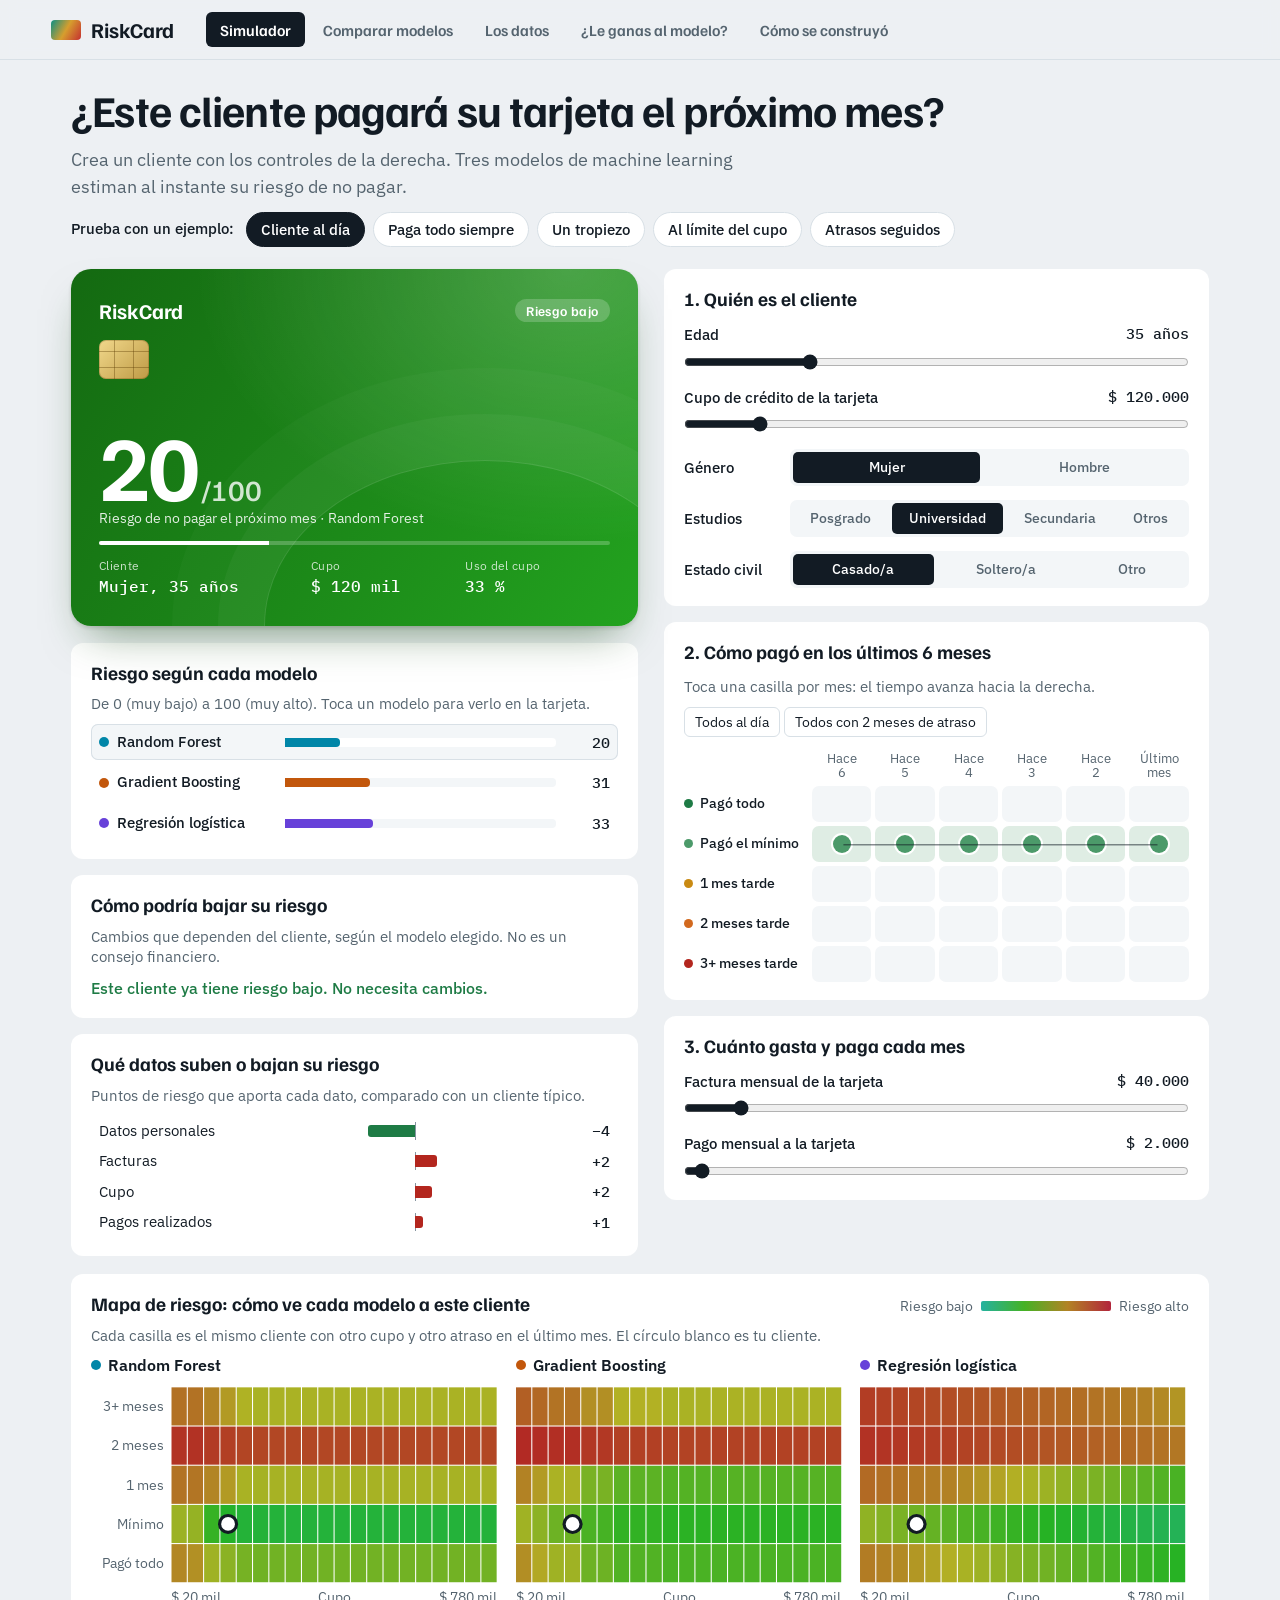
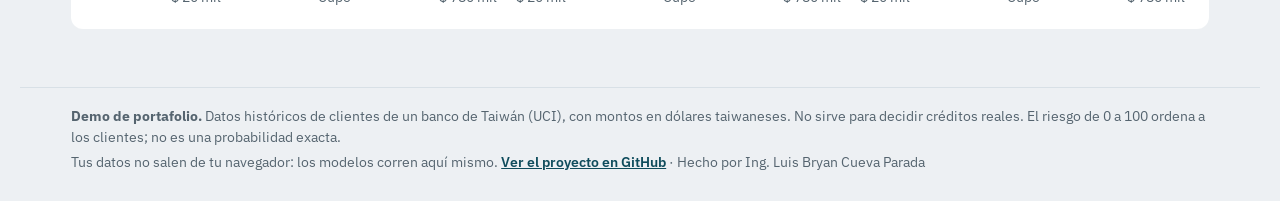
<file: index.html>
<!doctype html>
<html lang="es">
<head>
<meta charset="utf-8">
<meta name="viewport" content="width=device-width, initial-scale=1">
<title>RiskCard</title>
<meta name="description" content="Crea un cliente de tarjeta de crédito y mira cómo tres modelos de machine learning estiman su riesgo de no pagar el próximo mes.">
<link rel="preconnect" href="https://fonts.googleapis.com">
<link rel="preconnect" href="https://fonts.gstatic.com" crossorigin>
<link rel="stylesheet" href="https://fonts.googleapis.com/css2?family=Familjen+Grotesk:wght@500;600;700&family=IBM+Plex+Mono:wght@400;500&family=IBM+Plex+Sans:wght@400;500;600&display=swap">
<link rel="stylesheet" href="styles.css">
</head>
<body>
<header class="top">
  <div class="brand"><span class="mark" aria-hidden="true"></span>RiskCard</div>
  <nav class="tabs" role="tablist" aria-label="Secciones">
    <button role="tab" id="tab-simulador" aria-controls="simulador" aria-selected="true">Simulador</button>
    <button role="tab" id="tab-modelos" aria-controls="modelos" aria-selected="false">Comparar modelos</button>
    <button role="tab" id="tab-datos" aria-controls="datos" aria-selected="false">Los datos</button>
    <button role="tab" id="tab-reto" aria-controls="reto" aria-selected="false">¿Le ganas al modelo?</button>
    <button role="tab" id="tab-proyecto" aria-controls="proyecto" aria-selected="false">Cómo se construyó</button>
  </nav>
</header>

<main>
  <section id="simulador" class="view" role="tabpanel" aria-labelledby="tab-simulador">
    <div class="intro">
      <h1>¿Este cliente pagará su tarjeta el próximo mes?</h1>
      <p class="lede">Crea un cliente con los controles de la derecha. Tres modelos de machine learning estiman al instante su riesgo de no pagar.</p>
      <div class="preset-row"><span>Prueba con un ejemplo:</span><div class="presets" id="presets" aria-label="Clientes de ejemplo"></div></div>
    </div>
    <div class="sim">
      <div class="result">
        <div class="stage" id="stage">
          <article class="card" id="card" aria-live="polite">
            <div class="card-top"><span class="card-brand">RiskCard</span><span class="card-band" id="cardBand">-</span></div>
            <div class="chip" aria-hidden="true"></div>
            <div class="card-score"><span id="cardScore">--</span><small>/100</small></div>
            <div class="card-label">Riesgo de no pagar el próximo mes · <span id="cardModel">Random Forest</span></div>
            <div class="card-use"><span id="cardUseBar"></span></div>
            <div class="card-foot">
              <div><small>Cliente</small><b id="cardHolder">-</b></div>
              <div><small>Cupo</small><b id="cardLimit">-</b></div>
              <div><small>Uso del cupo</small><b id="cardUse">-</b></div>
            </div>
          </article>
        </div>
        <div class="block">
          <h2>Riesgo según cada modelo</h2>
          <p class="hint">De 0 (muy bajo) a 100 (muy alto). Toca un modelo para verlo en la tarjeta.</p>
          <div id="modelRows" class="model-rows"></div>
        </div>
        <div class="block">
          <h2>Cómo podría bajar su riesgo</h2>
          <p class="hint">Cambios que dependen del cliente, según el modelo elegido. No es un consejo financiero.</p>
          <div id="plan"></div>
        </div>
        <div class="block">
          <h2>Qué datos suben o bajan su riesgo</h2>
          <p class="hint">Puntos de riesgo que aporta cada dato, comparado con un cliente típico.</p>
          <div id="reasons"></div>
        </div>
      </div>

      <form class="controls" id="controls" onsubmit="return false">
        <fieldset>
          <legend>1. Quién es el cliente</legend>
          <label class="range"><span>Edad <output id="ageOut"></output></span><input type="range" id="age" min="21" max="79" step="1"></label>
          <label class="range"><span>Cupo de crédito de la tarjeta <output id="limitOut"></output></span><input type="range" id="limit" min="10000" max="800000" step="10000"></label>
          <div class="seg-row"><span>Género</span><div class="seg" id="gender"></div></div>
          <div class="seg-row"><span>Estudios</span><div class="seg" id="education"></div></div>
          <div class="seg-row"><span>Estado civil</span><div class="seg" id="marital"></div></div>
        </fieldset>
        <fieldset>
          <legend>2. Cómo pagó en los últimos 6 meses</legend>
          <div class="cal-tools">
            <p class="hint">Toca una casilla por mes: el tiempo avanza hacia la derecha.</p>
            <div>
              <button type="button" class="ghost" id="allGood">Todos al día</button>
              <button type="button" class="ghost" id="allLate">Todos con 2 meses de atraso</button>
            </div>
          </div>
          <div class="calendar" id="calendar"></div>
        </fieldset>
        <fieldset>
          <legend>3. Cuánto gasta y paga cada mes</legend>
          <label class="range"><span>Factura mensual de la tarjeta <output id="billOut"></output></span><input type="range" id="bill" min="0" max="400000" step="1000"></label>
          <label class="range"><span>Pago mensual a la tarjeta <output id="paidOut"></output></span><input type="range" id="paid" min="0" max="100000" step="500"></label>
        </fieldset>
      </form>
    </div>
    <div class="block wide map-block">
      <div class="head-row"><h2>Mapa de riesgo: cómo ve cada modelo a este cliente</h2><div class="scale"><span>Riesgo bajo</span><i></i><span>Riesgo alto</span></div></div>
      <p class="hint">Cada casilla es el mismo cliente con otro cupo y otro atraso en el último mes. El círculo blanco es tu cliente.</p>
      <div id="maps" class="maps"></div>
    </div>
  </section>

  <section id="modelos" class="view" role="tabpanel" aria-labelledby="tab-modelos" hidden>
    <div class="intro"><h1>¿Qué modelo predice mejor quién no pagará?</h1><p class="lede">Random Forest, Gradient Boosting y Regresión logística aprendieron de los mismos 18.000 clientes. Aquí se ponen a prueba con otros 6.000 que nunca vieron.</p></div>
    <div class="block wide">
      <div class="head-row"><h2>El cliente que creaste, según cada modelo</h2><p id="agreement" class="hint"></p></div>
      <div id="opinions" class="opinions"></div>
    </div>
    <div class="grid2">
      <div class="block"><h2>¿Qué modelo distingue mejor a quienes no pagan?</h2><p class="hint">ROC-AUC va de 0,5 (adivinar, la diagonal) a 1 (perfecto). Cuanto más arriba va la curva, mejor.</p><div id="roc"></div></div>
      <div class="block">
        <h2>¿Cuándo debería el banco poner a un cliente en alerta?</h2>
        <p class="hint">Elige desde qué nivel de riesgo se alerta. Si lo bajas, se detectan más morosos, pero también se alerta a más clientes que sí pagan.</p>
        <label class="range"><span>Poner en alerta con riesgo de <output id="cutOut"></output></span><input type="range" id="cut" min="5" max="95" step="1" value="50"></label>
        <p id="cutSummary" class="cut-summary"></p>
        <div id="cutRows"></div>
      </div>
    </div>
    <div class="block wide"><h2>¿Qué datos usa más cada modelo?</h2><p class="hint">Barra más larga: el modelo empeora más si esos datos se desordenan al azar.</p><div id="importance"></div></div>
  </section>

  <section id="reto" class="view" role="tabpanel" aria-labelledby="tab-reto" hidden>
    <div class="intro"><h1>¿Predices mejor que el modelo?</h1><p class="lede">Son 10 clientes reales que el modelo nunca vio: 5 pagaron y 5 no. Mira sus datos y decide. Al final se comparan los aciertos.</p></div>
    <div id="challenge" class="challenge"></div>
  </section>

  <section id="proyecto" class="view" role="tabpanel" aria-labelledby="tab-proyecto" hidden>
    <div class="intro"><h1>De un modelo a un sistema, y de un sistema a esta app.</h1><p class="lede">RiskCard es la cara visible de un proyecto de MLOps completo: el modelo se registró, se desplegó, se vigiló y se llevó a la web.</p></div>
    <div class="kpis">
      <div class="kpi"><b>8</b><span>experimentos comparados en MLflow</span></div>
      <div class="kpi"><b>3</b><span>réplicas en Kubernetes</span></div>
      <div class="kpi"><b>157 / 0</b><span>peticiones correctas / fallidas al borrar un pod</span></div>
      <div class="kpi"><b>6.000</b><span>predicciones verificadas en esta web</span></div>
    </div>
    <div class="block wide">
      <h2>El camino del modelo</h2>
      <ol class="journey">
        <li><b>Datos</b><span>Separación 60/20/20 reproducible, con huellas SHA-256 para auditar cada archivo.</span><code>prepare_data.py</code></li>
        <li><b>Experimentos</b><span>3 familias de modelos en MLflow, comparadas por ROC-AUC.</span><code>train.py</code></li>
        <li><b>Registro</b><span>Versiones y alias: la API pide <code>@champion</code>, nunca un archivo.</span><code>register.py</code></li>
        <li><b>Servicio</b><span>API con FastAPI en Docker. Cada respuesta dice qué modelo y qué pod respondieron.</span><code>Dockerfile</code></li>
        <li><b>Kubernetes</b><span>3 réplicas, balanceo, escalado y recuperación automática.</span><code>k8s/</code></li>
        <li><b>Monitoreo</b><span>Alarmas de data drift y concept drift, con reentrenamiento challenger.</span><code>src/drift/</code></li>
        <li class="now"><b>RiskCard</b><span>Los modelos se exportaron a JSON y corren aquí, sin servidor.</span><code>web/</code></li>
      </ol>
    </div>
    <div class="grid2">
      <div class="block"><h2>Model Registry en Kubernetes</h2><img class="shot" src="img/registry.png" alt="Versiones del modelo en MLflow con los alias champion y challenger" loading="lazy"><p class="hint">Captura real del sistema, desplegado en un clúster local.</p></div>
      <div class="block"><h2>La alarma que detectó la caída</h2><img class="shot" src="img/concept_drift.png" alt="ROC-AUC por lote: cae desde el lote 6 y la alarma salta en el lote 9" loading="lazy"><p class="hint">En una simulación, el modelo empeora desde el lote 6 y la alarma salta en el 9.</p></div>
    </div>
  </section>

  <section id="datos" class="view" role="tabpanel" aria-labelledby="tab-datos" hidden>
    <div class="intro"><h1>Lo que cuentan 30.000 clientes reales.</h1><p class="lede">De estos datos aprendieron los modelos. Impago significa no pagar el mes siguiente, y el historial de pagos lo anticipa mucho mejor que la edad.</p></div>
    <div class="kpis" id="kpis"></div>
    <div class="grid2" id="charts"></div>
  </section>
</main>

<footer>
  <p><b>Demo de portafolio.</b> Datos históricos de clientes de un banco de Taiwán (UCI), con montos en dólares taiwaneses. No sirve para decidir créditos reales. El riesgo de 0 a 100 ordena a los clientes; no es una probabilidad exacta.</p>
  <p>Tus datos no salen de tu navegador: los modelos corren aquí mismo. <a href="https://github.com/ajax708/MLOps" target="_blank" rel="noopener">Ver el proyecto en GitHub</a> · Hecho por Ing. Luis Bryan Cueva Parada</p>
</footer>
<script type="module" src="app.js"></script>
</body>
</html>
</file>
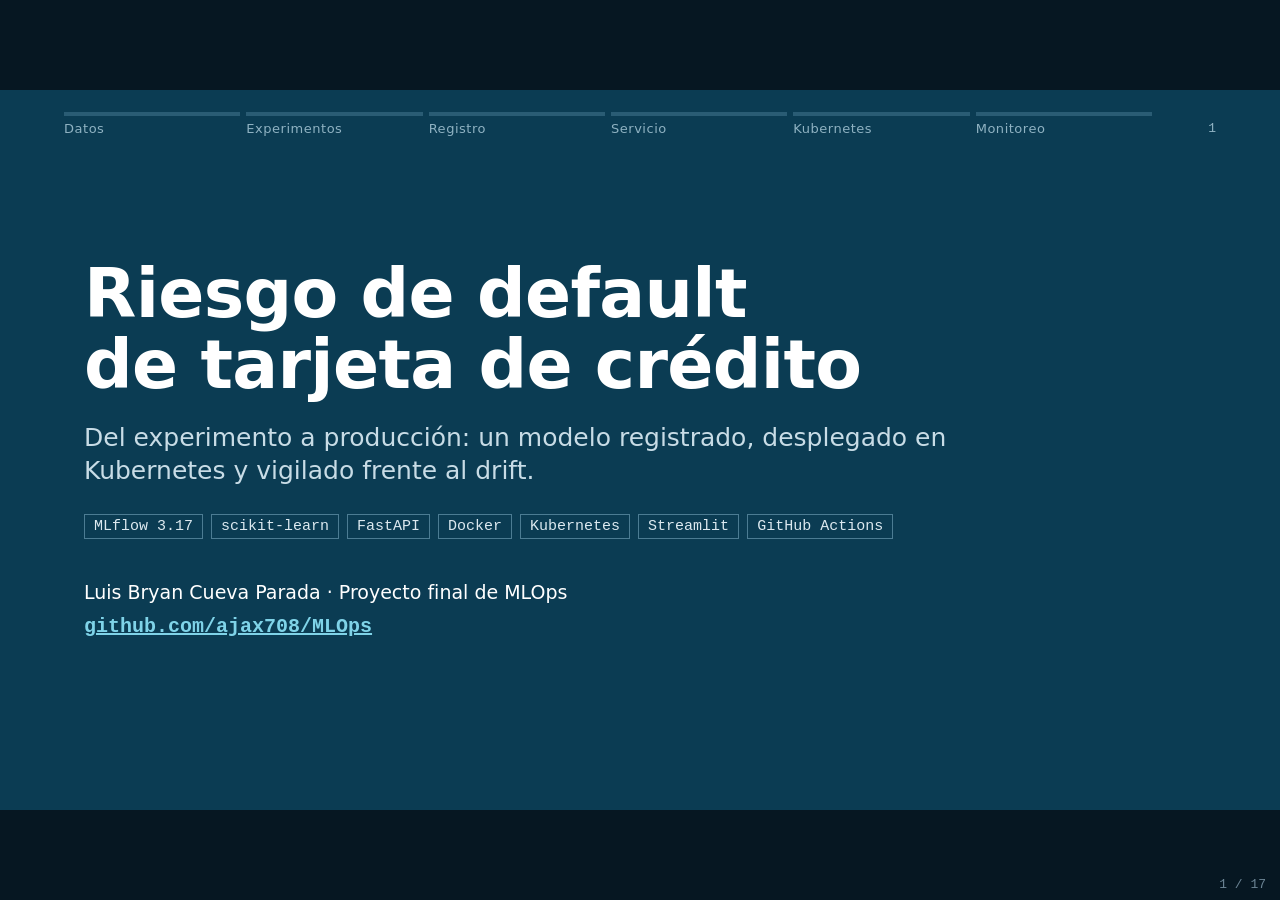
<file: docs/presentacion.html>
<!doctype html>
<html lang="es">
<head>
<meta charset="utf-8">
<meta name="viewport" content="width=device-width, initial-scale=1">
<title>Credit Default MLOps</title>
<style>
  /* Concepto: cada diapositiva lleva arriba el riel del pipeline; indica en qué tramo del viaje del modelo estamos.
     Las diapositivas .report solo aparecen en el PDF; .cue solo en la exposición. Sin dependencias externas. */
  :root {
    --ink:#0D1F2D; --soft:#4A5D6D; --faint:#7F92A1; --line:#DCE4EA; --mist:#F0F4F7; --paper:#FFFFFF;
    --petrol:#0B3C53; --petrol2:#14536F; --teal:#0086A8; --orange:#C2570C; --violet:#6741D9;
    --good:#1E7B45; --bad:#B3261E; --code:#0A2533; --codeink:#DCE9F0;
    --display:"Bahnschrift","DIN Alternate","Segoe UI Semibold","Segoe UI",system-ui,sans-serif;
    --body:"Segoe UI",system-ui,-apple-system,Roboto,Arial,sans-serif;
    --mono:"Cascadia Mono","Cascadia Code",Consolas,"Courier New",monospace;
  }
  * { box-sizing:border-box; margin:0; padding:0; -webkit-print-color-adjust:exact; print-color-adjust:exact; }
  html, body { height:100%; background:#061722; overflow:hidden; font-family:var(--body); color:var(--ink); }
  #stage { position:absolute; left:50%; top:50%; width:1280px; height:720px; background:var(--paper); transform-origin:center; overflow:hidden; }

  .slide { position:absolute; inset:0; display:none; flex-direction:column; padding:66px 64px 34px; background:var(--paper); overflow:hidden; }
  .slide.on { display:flex; }
  .rail { position:absolute; left:64px; right:64px; top:22px; display:grid; grid-template-columns:repeat(6,1fr) 58px; gap:6px; align-items:end; }
  .rail span { font-family:var(--display); font-size:13px; letter-spacing:.04em; color:var(--faint); border-top:4px solid var(--line); padding-top:5px; }
  .rail span.done { border-color:#A9C6D3; color:var(--soft); }
  .rail span.now { border-color:var(--teal); color:var(--petrol); font-weight:700; }
  .pg { font-family:var(--mono); font-size:13px; color:var(--faint); text-align:right; }
  .pg::after { content:attr(data-n); }

  h1 { font-family:var(--display); font-size:68px; line-height:1.04; font-weight:700; letter-spacing:-.01em; text-wrap:balance; }
  h2 { font-family:var(--display); font-size:38px; line-height:1.14; font-weight:700; color:var(--petrol); margin-bottom:6px; text-wrap:balance; }
  .lead { font-size:21.5px; line-height:1.35; color:var(--soft); margin-bottom:20px; max-width:1100px; }
  h3 { font-family:var(--display); font-size:23px; font-weight:700; color:var(--petrol); margin-bottom:6px; }
  p, li { font-size:21px; line-height:1.38; }
  ul { list-style:none; display:grid; gap:12px; }
  li { padding-left:18px; position:relative; }
  li::before { content:""; position:absolute; left:0; top:.55em; width:8px; height:8px; background:var(--teal); }
  code, .m { font-family:var(--mono); font-size:.88em; }
  b { font-weight:650; }
  .body { flex:1; min-height:0; display:grid; gap:26px; align-items:start; align-content:center; }
  .c2 { grid-template-columns:1fr 1fr; } .c3 { grid-template-columns:repeat(3,1fr); } .c4 { grid-template-columns:repeat(4,1fr); }
  .c64 { grid-template-columns:1.5fr 1fr; } .c46 { grid-template-columns:1fr 1.5fr; }
  .stack { display:flex; flex-direction:column; gap:14px; min-height:0; min-width:0; }
  .panel { background:var(--mist); padding:18px 20px; min-width:0; }
  .panel p, .panel li { font-size:20px; }
  .kpi { font-family:var(--display); font-size:68px; line-height:1; font-weight:700; color:var(--petrol); }
  .kpi small { font-size:26px; }
  .cap { font-size:18px; color:var(--soft); line-height:1.3; }
  .tag { display:inline-block; font-family:var(--mono); font-size:15px; padding:2px 8px; background:var(--petrol); color:#fff; }
  .tag.alt { background:#fff; color:var(--petrol); box-shadow:inset 0 0 0 1.5px var(--petrol); }
  .ok { color:var(--good); font-weight:700; } .no { color:var(--bad); font-weight:700; }
  .cue { margin-top:auto; padding-top:10px; font-size:15.5px; color:var(--soft); }
  .cue b { color:var(--teal); font-family:var(--display); letter-spacing:.03em; }
  table { border-collapse:collapse; width:100%; }
  th, td { font-size:19.5px; padding:10px 12px; text-align:left; border-bottom:1px solid var(--line); vertical-align:top; }
  th { font-family:var(--display); color:var(--soft); font-size:16.5px; font-weight:600; letter-spacing:.03em; border-bottom:2px solid var(--petrol); }
  td.n, th.n { text-align:right; font-variant-numeric:tabular-nums; }
  tr.hi td { background:var(--mist); font-weight:650; }
  pre { font-family:var(--mono); font-size:17.5px; line-height:1.5; background:var(--code); color:var(--codeink); padding:16px 18px; overflow:hidden; white-space:pre; }
  pre i { font-style:normal; color:#6FC3DB; } pre u { text-decoration:none; color:#F2A65A; }
  svg { display:block; width:100%; height:auto; }
  svg text { font-family:var(--body); fill:var(--ink); font-size:14px; }
  svg .lbl { fill:var(--soft); } svg .fnt { fill:var(--faint); font-size:12.5px; }
  svg .disp { font-family:var(--display); font-weight:700; }
  svg .mono { font-family:var(--mono); font-size:12.5px; fill:var(--soft); }
  .split { display:flex; gap:2px; height:64px; }
  .split div { display:flex; flex-direction:column; justify-content:center; padding:0 12px; color:#fff; font-family:var(--display); font-size:17px; line-height:1.1; }
  .split small { font-size:13px; opacity:.9; font-family:var(--body); }
  .flow { display:grid; grid-auto-flow:column; grid-auto-columns:1fr; gap:4px; }
  .flow > div { background:var(--mist); padding:12px 12px 12px 14px; position:relative; min-width:0; }
  .flow b { display:block; font-family:var(--display); font-size:18.5px; color:var(--petrol); margin-bottom:3px; }
  .flow .cap { font-size:16px; } .flow code { font-size:13px; color:var(--teal); display:block; margin-top:5px; word-break:break-all; }
  .frame { box-shadow:0 0 0 1px var(--line); display:block; width:100%; }

  .dark { background:var(--petrol); color:#fff; justify-content:center; padding:64px 84px; }
  .dark h1 { color:#fff; } .dark .rail span { border-color:#2A5C74; color:#8FB2C2; } .dark .pg { color:#8FB2C2; }
  .dark .sub { font-size:25px; line-height:1.35; color:#C8DCE6; margin-top:20px; max-width:940px; }
  .dark .who { margin-top:40px; font-size:19px; color:#fff; }
  .dark .stackline { margin-top:8px; font-family:var(--mono); font-size:15.5px; color:#8FB2C2; }
  .chips { display:flex; flex-wrap:wrap; gap:8px; margin-top:26px; } .chips span { font-family:var(--mono); font-size:15px; padding:4px 10px; box-shadow:inset 0 0 0 1px #4C7C93; color:#DCE9F0; }

  a { color:var(--teal); font-weight:600; }
  .repo { font-family:var(--mono); font-size:20px; margin-top:8px; }
  .dark a { color:#7FD3E8; }
  .report { display:none; }
  #count { position:fixed; right:14px; bottom:8px; color:#6B8494; font:13px var(--mono); z-index:2; }
  :focus-visible { outline:2px solid var(--teal); }
  @media print {
    @page { size:1280px 720px; margin:0; }
    html, body { overflow:visible; height:auto; background:#fff; }
    #stage { position:static; transform:none !important; height:auto; overflow:visible; }
    .slide, .slide.report { display:flex; position:relative; inset:auto; width:1280px; height:720px; break-after:page; }
    .slide:last-child { break-after:auto; }
    .pg::after { content:attr(data-p); }
    .cue { display:none; }
    #count { display:none; }
  }
</style>
</head>
<body>
<main id="stage">

<section class="slide dark" data-s="-1">
  <h1>Riesgo de default de tarjeta de crédito</h1>
  <p class="sub">Del experimento a producción: un modelo registrado, desplegado en Kubernetes y vigilado frente al drift.</p>
  <div class="chips"><span>MLflow 3.17</span><span>scikit-learn</span><span>FastAPI</span><span>Docker</span><span>Kubernetes</span><span>Streamlit</span><span>GitHub Actions</span></div>
  <p class="who">Luis Bryan Cueva Parada · Proyecto final de MLOps</p>
  <p class="repo"><a href="https://github.com/ajax708/MLOps" target="_blank" rel="noopener">github.com/ajax708/MLOps</a></p>
</section>

<section class="slide" data-s="0">
  <h2>El problema: anticipar quién dejará de pagar</h2>
  <p class="lead">Un modelo guardado en un cuaderno no ayuda a nadie. El reto es llevarlo a un servicio que escale, se pueda auditar y avise cuando empeora.</p>
  <div class="body c3" style="grid-template-rows:auto auto">
    <div class="panel"><div class="kpi">30.000</div><p class="cap">clientes de tarjeta de crédito de un banco de Taiwán</p></div>
    <div class="panel"><div class="kpi">23</div><p class="cap">variables: perfil, pagos, facturas y abonos de 6 meses</p></div>
    <div class="panel"><div class="kpi">22,1 <small>%</small></div><p class="cap">cae en default el mes siguiente: clases desbalanceadas</p></div>
    <div class="stack"><h3>Escalable</h3><p>3 réplicas detrás de un balanceador, con escalado por comando.</p></div>
    <div class="stack"><h3>Auditable</h3><p>Cada predicción dice qué modelo y qué pod respondieron.</p></div>
    <div class="stack"><h3>Fiable</h3><p>Se recupera solo de caídas y detecta cuándo el modelo se degrada.</p></div>
  </div>
</section>

<section class="slide" data-s="0">
  <h2>El dataset: qué sabemos de cada cliente</h2>
  <p class="lead">Cada fila es un cliente, con sus últimos 6 meses. Montos en dólares taiwaneses (NT$).</p>
  <div class="body c64">
    <table>
      <tr><th>Grupo</th><th>Contenido</th><th>Variables</th></tr>
      <tr><td><b>Perfil</b></td><td>Cupo, edad, sexo, educación, estado civil</td><td class="m">LIMIT_BAL, AGE…</td></tr>
      <tr><td><b>Historial</b></td><td>Al día (−2 a 0) o meses de atraso (1 a 8)</td><td class="m">PAY_1…PAY_6</td></tr>
      <tr><td><b>Facturas</b></td><td>Cuánto le facturaron cada mes</td><td class="m">BILL_AMT1…6</td></tr>
      <tr><td><b>Pagos</b></td><td>Cuánto pagó cada mes</td><td class="m">PAY_AMT1…6</td></tr>
      <tr class="hi"><td>A predecir</td><td>¿Deja de pagar el mes siguiente?</td><td class="m">default (1 = sí)</td></tr>
    </table>
    <div class="panel stack" style="gap:10px">
      <h3>Un cliente de ejemplo</h3>
      <p>Mujer de 35 años, universitaria, cupo de 120.000.</p>
      <p>Al día los 6 meses. Facturas de unos 40.000 y pagos de unos 2.000.</p>
      <p class="kpi" style="font-size:46px">20,8 %</p>
      <p class="cap">de riesgo según el modelo: <b>PAGA</b></p>
    </div>
  </div>
  <div style="margin-top:14px"><div class="split"><div style="flex:77.88;background:var(--petrol)">77,9 % paga</div><div style="flex:22.12;background:var(--orange)">22,1 % default</div></div></div>
</section>

<section class="slide" data-s="-1">
  <h2>La arquitectura: dónde vive cada pieza</h2>
  <p class="lead">Todo corre en un clúster local de Kubernetes, en el namespace <code>mlops</code>. El modelo se guarda en MLflow y la API lo pide por su alias.</p>
  <div id="arch" class="body"></div>
</section>

<section class="slide" data-s="-1">
  <h2>El ciclo: cada etapa es un paso ejecutable</h2>
  <p class="lead">El proceso no vive en un cuaderno: son scripts y manifiestos versionados en Git.</p>
  <div class="body" style="grid-template-rows:auto auto auto">
    <div class="flow">
      <div><b>Datos</b><p class="cap">Limpiar y separar</p><code>prepare_data.py</code></div>
      <div><b>Entrenar</b><p class="cap">8 runs en MLflow</p><code>train.py</code></div>
      <div><b>Registrar</b><p class="cap">Versiones y alias</p><code>register.py</code></div>
      <div><b>Empaquetar</b><p class="cap">3 imágenes</p><code>Dockerfile</code></div>
      <div><b>Desplegar</b><p class="cap">3 réplicas</p><code>k8s/*.yaml</code></div>
      <div><b>Servir</b><p class="cap">API y UI</p><code>api/main.py</code></div>
      <div><b>Vigilar</b><p class="cap">Dos alarmas</p><code>drift/*.py</code></div>
    </div>
    <div class="flow" style="grid-template-columns:1fr">
      <div style="background:var(--petrol)"><b style="color:#fff">Y el ciclo se cierra</b><p class="cap" style="color:#DCE9F0;font-size:17px">Si salta la alarma de concept drift → <code style="display:inline;color:#F2A65A;font-size:15px">retrain.py</code> entrena un challenger → se compara con el champion → una persona decide si mueve el alias.</p></div>
    </div>
    <div class="c3" style="display:grid;gap:20px;align-self:start">
      <div><h3>Código</h3><p class="cap">Git y CI en GitHub Actions</p></div>
      <div><h3>Datos</h3><p class="cap">Hashes SHA-256 en <code>manifest.json</code></p></div>
      <div><h3>Modelo</h3><p class="cap">Versiones en el Model Registry</p></div>
    </div>
  </div>
  <p class="cue"><b>EN VIVO</b> &nbsp;<code>.\scripts\deploy.ps1 -SkipTraining</code> despliega todo sin reentrenar</p>
</section>

<section class="slide" data-s="0">
  <h2>Datos: una separación reproducible y auditable</h2>
  <p class="lead">Los tres grupos conservan la misma proporción de default, y siempre salen iguales gracias a la semilla.</p>
  <div class="split" style="height:92px;margin-bottom:22px">
    <div style="flex:60;background:var(--petrol)">Train · 18.000<small>Entrena el modelo y es la referencia del drift</small></div>
    <div style="flex:20;background:var(--petrol2)">Test · 6.000<small>Evalúa los modelos</small></div>
    <div style="flex:20;background:var(--teal)">Pool · 6.000<small>Simula producción</small></div>
  </div>
  <div class="body c2">
    <ul>
      <li><b>Estratificada:</b> 22,1 % de default en los tres grupos.</li>
      <li><b>Semilla 42:</b> la misma separación en cualquier máquina.</li>
      <li><b>Hashes SHA-256:</b> si cambia un dato, cambia la huella.</li>
      <li><b>Comprobado en CI:</b> GitHub regenera la separación y compara.</li>
    </ul>
<pre>{
  <i>"seed"</i>: 42,
  <i>"train_rows"</i>: 18000,
  <i>"train_default_rate"</i>: 0.2212,
  <i>"train_sha256"</i>: "18a76458dbd7…",
  <i>"test_sha256"</i>:  "158521a0141c…"
}</pre>
  </div>
  <p class="cue"><b>MOSTRAR</b> &nbsp;<code>data/reference/manifest.json</code></p>
</section>

<section class="slide" data-s="1">
  <h2>Experimentos: 8 runs, 3 tipos de modelo</h2>
  <p class="lead">MLflow guarda de cada run sus parámetros, métricas, datos y commit. Ganó un random forest de 300 árboles.</p>
  <div class="body" style="grid-template-columns:1.72fr 1fr">
    <div id="runs"></div>
    <div class="stack">
      <h3>El champion, en detalle</h3>
      <table>
        <tr><th>Métrica</th><th class="n">Valor</th></tr>
        <tr class="hi"><td>ROC-AUC</td><td class="n">0,777</td></tr>
        <tr><td>Recall</td><td class="n">0,594</td></tr>
        <tr><td>Precision</td><td class="n">0,492</td></tr>
        <tr><td>F1</td><td class="n">0,538</td></tr>
        <tr><td>Accuracy</td><td class="n">0,774</td></tr>
      </table>
      <p class="cap">Con umbral 0,5, detecta el 59 % de los morosos. Clases compensadas con <code>class_weight</code>.</p>
    </div>
  </div>
  <p class="cue"><b>MOSTRAR</b> &nbsp;MLflow → <code>credit-default-training</code>, ordenado por <code>roc_auc</code></p>
</section>

<section class="slide" data-s="1">
  <h2>¿Cómo sabemos si el modelo es bueno? ROC-AUC</h2>
  <p class="lead">El banco necesita saber a quién vigilar primero: ordenar a los clientes de mayor a menor riesgo. Esa es la métrica que elegí.</p>
  <div class="body c2">
    <div class="stack">
      <div class="panel stack">
        <h3>Qué mide</h3>
        <p>Tomo un cliente que pagó y otro que no. ¿El modelo le da más riesgo al que no pagó?</p>
        <div class="kpi">77,7 <small>% de las parejas</small></div>
      </div>
      <div id="gauge"></div>
    </div>
    <div class="stack">
      <h3>Por qué no contar aciertos</h3>
      <table>
        <tr><th>Estrategia</th><th class="n">Accuracy</th><th class="n">Morosos detectados</th></tr>
        <tr><td>Decir siempre «paga»</td><td class="n">77,9 %</td><td class="n">0 %</td></tr>
        <tr class="hi"><td>Nuestro modelo</td><td class="n">77,4 %</td><td class="n">59 %</td></tr>
      </table>
      <p>Con clases desbalanceadas, accuracy premia ignorar a los morosos.</p>
      <p>ROC-AUC tampoco depende del umbral: dónde poner el corte lo decide el negocio.</p>
    </div>
  </div>
</section>

<section class="slide" data-s="2">
  <h2>Registry: el alias decide qué va a producción</h2>
  <p class="lead">Cada versión queda ligada a su run. La API pide <code>@champion</code>, nunca una ruta de archivo.</p>
  <div class="body c64">
    <div><img class="frame" src="evidence/07_mlflow_registry.png" alt="Model Registry de MLflow con las versiones 1 a 4 y los alias champion y challenger"><p class="cap" style="margin-top:6px">Captura real del Model Registry en el clúster.</p></div>
    <div class="stack">
      <div><span class="tag">@champion</span> <b>v3</b><p class="cap">Random forest. Es el que está en producción.</p></div>
      <div><span class="tag alt">@challenger</span> <b>v4</b><p class="cap">Reentrenado tras el drift. Candidato, sin promover.</p></div>
      <div class="panel stack" style="gap:6px;margin-top:6px">
        <h3>Cambiar de modelo</h3>
        <p>1. Mover el alias a la versión nueva.</p>
        <p>2. Reiniciar los pods de forma gradual.</p>
        <p>Sin reconstruir la imagen ni cortar el servicio.</p>
      </div>
    </div>
  </div>
  <p class="cue"><b>MOSTRAR</b> &nbsp;<code>localhost:30500</code> → Models &nbsp;·&nbsp; <code>localhost:30080/info</code></p>
</section>

<section class="slide" data-s="3">
  <h2>API: el modelo convertido en servicio</h2>
  <p class="lead">FastAPI recibe los datos, los valida y responde con la predicción y su trazabilidad.</p>
  <div class="body c2">
    <div class="stack">
      <table>
        <tr><th>Endpoint</th><th>Para qué</th></tr>
        <tr><td class="m">POST /predict</td><td>Predicción, hasta 1.000 clientes</td></tr>
        <tr><td class="m">GET /info</td><td>Modelo, versión y run servidos</td></tr>
        <tr><td class="m">GET /ready</td><td>¿Ya cargó el modelo? (readiness)</td></tr>
        <tr><td class="m">GET /health</td><td>¿Está vivo? (liveness)</td></tr>
      </table>
      <p><b>Validación:</b> un dato inválido, como edad 15, recibe un error <code>422</code> y nunca llega al modelo.</p>
    </div>
<pre><i>"predictions"</i>: [{
  <i>"default_probability"</i>: <u>0.208</u>,
  <i>"prediction"</i>: 0,
  <i>"label"</i>: <u>"PAGA"</u>
}],
<i>"pod_name"</i>: "credit-api-5668f65d99-q54gt",
<i>"model_alias"</i>: "champion",
<i>"model_version"</i>: "3",
<i>"run_id"</i>: "54686821fe33…"</pre>
  </div>
  <p class="cue"><b>EN VIVO</b> &nbsp;<code>localhost:30080/docs</code></p>
</section>

<section class="slide" data-s="3">
  <h2>Docker: el modelo no va dentro de la imagen</h2>
  <p class="lead">La imagen lleva código y dependencias. El modelo llega de MLflow al arrancar, así código y modelo cambian por separado.</p>
  <div class="body c2">
<pre><u># Misma versión que al entrenar</u>
<i>FROM</i> python:3.11-slim

<u># Dependencias primero: esta capa se cachea</u>
<i>COPY</i> requirements/api.txt requirements.txt
<i>RUN</i>  pip install -r requirements.txt

<u># Solo el código de la API</u>
<i>COPY</i> src/api ./api

<u># Sin privilegios</u>
<i>USER</i> appuser
<i>CMD</i>  ["uvicorn", "api.main:app", ...]</pre>
    <div class="stack">
      <table>
        <tr><th>Imagen</th><th>Contiene</th></tr>
        <tr><td class="m">credit-api:1.0</td><td>La API</td></tr>
        <tr><td class="m">mlflow-server:3.17.2</td><td>Tracking y Registry</td></tr>
        <tr><td class="m">credit-ui:1.0</td><td>La interfaz</td></tr>
      </table>
      <ul>
        <li><code>.dockerignore</code> deja fuera datos, secretos y <code>mlruns</code>.</li>
        <li>Reproducible: las 3 se construyen también en el CI.</li>
      </ul>
    </div>
  </div>
  <p class="cue"><b>MOSTRAR</b> &nbsp;<code>Dockerfile</code> y <code>.dockerignore</code></p>
</section>

<section class="slide" data-s="4">
  <h2>Kubernetes: declaro el estado y él lo mantiene</h2>
  <p class="lead">No doy pasos: pido 3 réplicas sanas. Si la realidad cambia, Kubernetes la corrige.</p>
  <div class="body c2">
<pre>replicas: <u>3</u>
strategy:
  rollingUpdate:
    maxSurge: 1
    maxUnavailable: <u>0</u>   <i># siempre 3 listos</i>
readinessProbe: <u>/ready</u>   <i># sin modelo, no recibe</i>
livenessProbe:  <u>/health</u>  <i># sin respuesta, reinicia</i>
resources:
  requests: {cpu: 250m, memory: 768Mi}
  limits:   {cpu: 500m, memory: 768Mi}</pre>
    <div class="stack">
      <table>
        <tr><th>Objeto</th><th>Qué hace</th></tr>
        <tr><td><b>Deployment</b></td><td>Mantiene las réplicas</td></tr>
        <tr><td><b>Service</b></td><td>Dirección fija que reparte el tráfico</td></tr>
        <tr><td><b>PVC</b></td><td>Disco persistente de MLflow</td></tr>
      </table>
      <div class="panel"><h3>Un incidente real</h3><p>MLflow moría con 768Mi (<code>OOMKilled</code>, código 137). Lo medí y lo subí a 2Gi: la CPU perdona, la RAM no.</p></div>
    </div>
  </div>
  <p class="cue"><b>MOSTRAR</b> &nbsp;<code>k8s/20-api.yaml</code> &nbsp;·&nbsp; <code>kubectl get pods -n mlops</code></p>
</section>

<section class="slide" data-s="4">
  <h2>Demostraciones: los cuatro requisitos, medidos</h2>
  <p class="lead">Cada resultado sale de un script repetible que guarda su evidencia en <code>docs/evidence/</code>.</p>
  <div class="body c4" style="align-items:stretch">
    <div class="panel stack"><h3>Réplicas</h3><div class="kpi">3/3</div><p class="cap">pods en Running, sirviendo <code>@champion</code> v3</p><code class="cap">demo_1</code></div>
    <div class="panel stack"><h3>Balanceo</h3><div id="lb"></div><p class="cap">30 peticiones repartidas entre los 3 pods</p><code class="cap">demo_2</code></div>
    <div class="panel stack"><h3>Self-healing</h3><div class="kpi">157<small> / 0</small></div><p class="cap">correctas / fallidas, con un pod borrado en pleno tráfico</p><code class="cap">demo_3</code></div>
    <div class="panel stack"><h3>Escalado</h3><div class="kpi" style="font-size:56px;line-height:68px">3→5→3</div><p class="cap">réplicas; con 5, el tráfico llegó a los 5 pods</p><code class="cap">demo_4</code></div>
  </div>
  <p class="cap" style="margin-top:16px">El Service balancea por conexión, por eso las demos abren una conexión nueva en cada petición.</p>
  <p class="cue"><b>EN VIVO</b> &nbsp;<code>.\scripts\demo_1_replicas.ps1</code> a <code>demo_4_scaling.ps1</code></p>
</section>

<section class="slide" data-s="5">
  <h2>Data drift: ¿cambiaron los clientes que llegan?</h2>
  <p class="lead">Comparo cada variable contra los datos de entrenamiento. Salta si el cambio es real (KS, Chi²) y grande (PSI ≥ 0,10).</p>
  <div class="body c46">
    <div class="stack">
      <table>
        <tr><th>Escenario</th><th>Resultado</th></tr>
        <tr><td>Lote normal</td><td><span class="ok">VERDE</span>: 0 variables</td></tr>
        <tr><td>Lote alterado</td><td><span class="no">ROJO</span>: 15 de 23</td></tr>
        <tr><td>200 lotes sanos</td><td>0 falsas alarmas</td></tr>
      </table>
      <p>El lote alterado simula clientes más jóvenes, más cupo y montos más altos.</p>
      <p><b>Acción:</b> vigilar. Que los clientes cambien no significa aún que el modelo falle.</p>
    </div>
    <div id="psi"></div>
  </div>
  <p class="cue"><b>EN VIVO</b> &nbsp;<code>.\scripts\demo_5_drift.ps1</code></p>
</section>

<section class="slide report" data-s="5">
  <h2>Concept drift: ¿el modelo sigue acertando?</h2>
  <p class="lead">Simulación de 12 lotes de 500 clientes. Desde el lote 6, clientes que parecían sanos dejan de pagar.</p>
  <div class="body c64">
    <div id="concept"></div>
    <div class="stack">
      <div class="panel"><div class="kpi">Lote 9</div><p class="cap">salta la alarma: 3 lotes seguidos bajo el umbral</p></div>
      <p>El umbral (0,70) es el ROC-AUC normal menos 3 desviaciones.</p>
      <p>Los datos de entrada no cambiaron: el data drift siguió en <span class="ok">VERDE</span> en los 12 lotes.</p>
      <p><b>Acción:</b> reentrenar.</p>
    </div>
  </div>
</section>

<section class="slide" data-s="5">
  <h2>Reentrenamiento: challenger contra champion</h2>
  <p class="lead">La alarma avisa, y el reentrenamiento se lanza con un comando. Entrena con los lotes 6 a 10 y compara con los lotes 11 y 12, que no usó.</p>
  <div class="body c2">
    <div id="retrain"></div>
    <div class="stack">
      <p>El challenger gana porque aprendió solo del comportamiento reciente. Mezclarlo con el histórico diluye la señal nueva.</p>
      <div class="panel"><h3>Promover es una decisión humana</h3><p>Se mueve <code>@champion</code> y se reinician los pods. Hoy la v4 sigue como candidata, sin promover.</p></div>
    </div>
  </div>
  <p class="cue"><b>COMANDO</b> &nbsp;<code>python src\retrain.py</code> &nbsp;·&nbsp; evidencia en <code>06_retrain_challenger.txt</code></p>
</section>

<section class="slide report" data-s="3">
  <h2>UI y CI: el sistema se usa y se comprueba</h2>
  <p class="lead">La interfaz consume la API desplegada, y GitHub revisa el proyecto en cada push.</p>
  <div class="body c2">
    <div class="panel stack">
      <h3>UI en Streamlit</h3>
      <ul>
        <li>Corre como un pod más, en el puerto 30501.</li>
        <li>Llama a <code>http://credit-api</code>, el nombre del Service.</li>
        <li>Muestra probabilidad, decisión, versión y pod.</li>
        <li>Un botón envía 30 peticiones y grafica el balanceo.</li>
      </ul>
    </div>
    <div class="panel stack">
      <h3>CI en GitHub Actions</h3>
      <ul>
        <li>Instala todo en una máquina limpia.</li>
        <li>Comprueba que la separación de datos es reproducible.</li>
        <li>Corre los 8 tests y el reporte de data drift.</li>
        <li>Construye las 3 imágenes Docker.</li>
      </ul>
    </div>
  </div>
</section>

<section class="slide" data-s="-1">
  <h2>Lo que pedía el proyecto, y su evidencia</h2>
  <table style="margin-top:12px">
    <tr><th>Requisito</th><th>Resultado</th><th>Evidencia</th></tr>
    <tr><td>Tracking y registro con alias</td><td>8 runs, 4 versiones, <code>@champion</code></td><td>MLflow</td></tr>
    <tr><td>Servicio en Docker</td><td>3 imágenes; modelo consumido por alias</td><td class="m">Dockerfile</td></tr>
    <tr><td>Kubernetes con ≥ 3 réplicas</td><td>3/3 en Running</td><td class="m">01_replicas</td></tr>
    <tr><td>Balanceo de carga</td><td>30 peticiones entre 3 pods</td><td class="m">02_load_balancing</td></tr>
    <tr><td>Self-healing</td><td>157 correctas, 0 fallidas</td><td class="m">03_self_healing</td></tr>
    <tr><td>Escalado</td><td>3 → 5 → 3 réplicas</td><td class="m">04_scaling</td></tr>
    <tr><td>Data drift y concept drift automáticos</td><td>Verde/rojo y alarma en el lote 9</td><td class="m">05_drift</td></tr>
    <tr><td>UI que consume la API (extra)</td><td>Streamlit dentro del clúster</td><td class="m">ui/app.py</td></tr>
  </table>
  <p class="cap" style="margin-top:12px">Repositorio: <a href="https://github.com/ajax708/MLOps" target="_blank" rel="noopener">github.com/ajax708/MLOps</a></p>
</section>

<section class="slide dark" data-s="6">
  <h1>Un modelo no termina al entrenarlo</h1>
  <p class="sub">Se registra, se despliega, se vigila y se reemplaza sin detener el servicio.</p>
  <p class="repo" style="margin-top:28px">Repositorio: <a href="https://github.com/ajax708/MLOps" target="_blank" rel="noopener">github.com/ajax708/MLOps</a></p>
  <p class="who" style="margin-top:18px">¿Preguntas?</p>
</section>

</main>
<div id="count"></div>
<script>
(function () {
  var C = { ink:'#0D1F2D', soft:'#4A5D6D', faint:'#7F92A1', line:'#DCE4EA', mist:'#F0F4F7', petrol:'#0B3C53', teal:'#0086A8', orange:'#C2570C', violet:'#6741D9', bad:'#B3261E' };
  function $(id) { return document.getElementById(id); }
  function es(v, d) { return v.toFixed(d).replace('.', ','); }
  function scale(d0, d1, r0, r1) { return function (v) { return r0 + (v - d0) / (d1 - d0) * (r1 - r0); }; }
  function t(x, y, s, cls, a, extra) { return '<text x="' + x + '" y="' + y + '" class="' + (cls || '') + '" text-anchor="' + (a || 'start') + '" ' + (extra || '') + '>' + s + '</text>'; }
  function r(x, y, w, h, f, tip) { return '<rect x="' + x + '" y="' + y + '" width="' + Math.max(w, 0) + '" height="' + h + '" fill="' + f + '">' + (tip ? '<title>' + tip + '</title>' : '') + '</rect>'; }
  function ln(x1, y1, x2, y2, c, w, dash) { return '<line x1="' + x1 + '" y1="' + y1 + '" x2="' + x2 + '" y2="' + y2 + '" stroke="' + c + '" stroke-width="' + (w || 1) + '"' + (dash ? ' stroke-dasharray="' + dash + '"' : '') + '/>'; }
  function svg(w, h, body, label) { return '<svg viewBox="0 0 ' + w + ' ' + h + '" role="img" aria-label="' + label + '">' + body + '</svg>'; }

  /* Datos reales: MLflow y docs/evidence */
  var runs = [
    ['Random forest · 300 árboles', 0.7774, 'rf'], ['Random forest · 200 árboles', 0.7769, 'rf'], ['Random forest · 100 árboles', 0.7696, 'rf'],
    ['Hist GB · learning rate 0,1', 0.7754, 'gb'], ['Hist GB · learning rate 0,03', 0.7753, 'gb'], ['Hist GB · learning rate 0,05', 0.7742, 'gb'],
    ['Logística · C 0,1', 0.7558, 'lr'], ['Logística · C 1,0', 0.7550, 'lr']
  ];
  var psi = [['LIMIT_BAL',.7933],['AGE',.7647],['EDUCATION',.5556],['PAY_AMT1',.3933],['PAY_AMT2',.3409],['PAY_AMT3',.2093],['PAY_AMT5',.1702],['PAY_AMT6',.1563],['BILL_AMT1',.1554],['PAY_AMT4',.1533],['BILL_AMT2',.1461],['BILL_AMT3',.1330],['BILL_AMT4',.1320],['BILL_AMT5',.1233],['BILL_AMT6',.1203]];
  var auc = [.7437,.7504,.8271,.7926,.8014,.7248,.6589,.6156,.6239,.6771,.6237,.5987];

  /* Comparación de runs: puntos sobre un eje recortado, porque las diferencias son pequeñas */
  (function () {
    var W = 700, H = 392, L = 212, R = 66, T = 34, rowH = 37, x = scale(.75, .78, L, W - R), fam = { rf:[C.teal,'Random forest'], gb:[C.orange,'Hist GB'], lr:[C.violet,'Logística'] }, o = '', lx = L;
    Object.keys(fam).forEach(function (k) { o += '<circle cx="' + (lx + 6) + '" cy="10" r="6" fill="' + fam[k][0] + '"/>' + t(lx + 17, 15, fam[k][1], 'lbl'); lx += fam[k][1].length * 7.4 + 42; });
    [.75,.76,.77,.78].forEach(function (v) { o += ln(x(v), T, x(v), T + rowH * 8, C.line) + t(x(v), T + rowH * 8 + 18, es(v, 2), 'fnt', 'middle'); });
    runs.forEach(function (d, i) {
      var y = T + rowH * i + rowH / 2, c = fam[d[2]][0];
      o += t(L - 14, y + 5, d[0], i === 0 ? 'disp' : 'lbl', 'end') + ln(x(.75), y, x(d[1]), y, c, 2);
      o += '<circle cx="' + x(d[1]) + '" cy="' + y + '" r="' + (i === 0 ? 8 : 6) + '" fill="' + c + '" stroke="#fff" stroke-width="2"><title>' + d[0] + ': ' + es(d[1], 4) + '</title></circle>';
      o += t(x(d[1]) + 13, y + 5, es(d[1], 4), i === 0 ? 'disp' : 'lbl');
    });
    o += t(L + (W - R - L) / 2, H - 4, 'ROC-AUC en test (eje recortado)', 'fnt', 'middle');
    $('runs').innerHTML = svg(W, H, o, 'ROC-AUC de los 8 runs; el mejor es random forest con 0,7774');
  })();

  /* Escala de ROC-AUC */
  (function () {
    var W = 530, H = 90, x = scale(.5, 1, 24, W - 44), o = r(x(.5), 36, x(1) - x(.5), 8, C.line) + r(x(.5), 36, x(.777) - x(.5), 8, C.teal);
    o += t(x(.5), 66, '0,5', 'disp', 'middle') + t(x(.5), 82, 'azar', 'fnt', 'middle') + t(x(1), 66, '1,0', 'disp', 'middle') + t(x(1), 82, 'perfecto', 'fnt', 'middle');
    o += ln(x(.777), 26, x(.777), 52, C.petrol, 3) + t(x(.777), 18, '0,777 · nuestro modelo', 'disp', 'middle');
    $('gauge').innerHTML = svg(W, H, o, 'ROC-AUC de 0,777 entre 0,5 azar y 1 perfecto');
  })();

  /* Balanceo: reparto real de 30 peticiones */
  (function () {
    var d = [['…4vf2g',18],['…sm7dv',8],['…q54gt',4]], W = 240, o = '', x = scale(0, 18, 0, 150);
    d.forEach(function (v, i) { var y = i * 26; o += t(0, y + 15, v[0], 'mono') + r(64, y + 3, x(v[1]), 16, C.teal, v[0] + ': ' + v[1]) + t(70 + x(v[1]), y + 16, v[1], 'disp'); });
    $('lb').innerHTML = svg(W, 80, o, 'Reparto de 30 peticiones: 18, 8 y 4');
  })();

  /* PSI por variable en el lote alterado */
  (function () {
    var W = 660, L = 96, R = 56, T = 26, rowH = 23, H = T + rowH * 15 + 26, x = scale(0, .8, L, W - R), o = '';
    o += r(L, 6, 12, 12, C.orange) + t(L + 18, 17, 'Crítico (≥ 0,25)', 'lbl') + r(L + 158, 6, 12, 12, C.teal) + t(L + 176, 17, 'Drift (≥ 0,10)', 'lbl');
    [0,.25,.5,.75].forEach(function (v) { o += ln(x(v), T, x(v), T + rowH * 15, C.line) + t(x(v), T + rowH * 15 + 17, es(v, 2), 'fnt', 'middle'); });
    psi.forEach(function (d, i) {
      var y = T + i * rowH;
      o += t(L - 10, y + 16, d[0], 'mono', 'end') + r(L, y + 4, x(d[1]) - L, rowH - 8, d[1] >= .25 ? C.orange : C.teal, d[0] + ': PSI ' + es(d[1], 4));
      if (i < 5) o += t(x(d[1]) + 6, y + 16, es(d[1], 2), 'lbl');
    });
    o += ln(x(.1), T, x(.1), T + rowH * 15, C.ink, 1.5, '4 3') + t(W - R + 40, T + rowH * 15 + 17, 'PSI', 'fnt', 'end');
    $('psi').innerHTML = svg(W, H, o, 'PSI de las 15 variables con drift en el lote alterado');
  })();

  /* Concept drift: ROC-AUC por lote */
  (function () {
    var W = 680, H = 410, L = 52, R = 18, T = 18, B = 42, x = scale(1, 12, L + 8, W - R - 8), y = scale(.55, .85, H - B, T), o = '';
    o += r((x(5) + x(6)) / 2, T, W - R - (x(5) + x(6)) / 2, H - B - T, C.mist) + t((x(5) + x(6)) / 2 + 8, T + 16, 'cambio simulado', 'fnt');
    [.6,.7,.8].forEach(function (v) { o += ln(L, y(v), W - R, y(v), C.line) + t(L - 8, y(v) + 4, es(v, 1), 'fnt', 'end'); });
    o += ln(L, y(.7774), W - R, y(.7774), C.faint, 1.5, '5 4') + t(L + 4, y(.7774) - 6, 'normal 0,777', 'fnt');
    o += ln(L, y(.6993), W - R, y(.6993), C.bad, 2) + t(L + 4, y(.6993) + 16, 'umbral 0,70', 'lbl');
    o += '<polyline fill="none" stroke="' + C.teal + '" stroke-width="2.5" points="' + auc.map(function (v, i) { return x(i + 1) + ',' + y(v); }).join(' ') + '"/>';
    auc.forEach(function (v, i) {
      o += '<circle cx="' + x(i + 1) + '" cy="' + y(v) + '" r="' + (i === 8 ? 9 : 5.5) + '" fill="' + (i === 8 ? C.bad : C.teal) + '" stroke="#fff" stroke-width="2"><title>Lote ' + (i + 1) + ': ' + es(v, 4) + '</title></circle>';
      o += t(x(i + 1), H - B + 19, i + 1, 'fnt', 'middle');
    });
    o += t(x(9), y(auc[8]) + 28, 'alarma', 'disp', 'middle') + t(L + (W - L - R) / 2, H - 4, 'Lote', 'fnt', 'middle');
    $('concept').innerHTML = svg(W, H, o, 'ROC-AUC por lote: cae desde el lote 6 y la alarma salta en el lote 9');
  })();

  /* Reentrenamiento: ROC-AUC en los lotes 11 y 12 */
  (function () {
    var d = [['Champion v3 (producción)',.6106,C.faint],['Histórico + reciente',.6836,C.faint],['Challenger v4 (solo reciente)',.8079,C.teal]], W = 530, H = 214, x = scale(0, 1, 0, W - 76), o = '';
    d.forEach(function (v, i) { var y = i * 70; o += t(0, y + 16, v[0], i === 2 ? 'disp' : 'lbl') + r(0, y + 24, x(v[1]), 26, v[2], v[0] + ': ' + es(v[1], 3)) + t(x(v[1]) + 10, y + 43, es(v[1], 3), 'disp'); });
    $('retrain').innerHTML = svg(W, H, o, 'ROC-AUC en lotes recientes: champion 0,611, mezcla 0,684, challenger 0,808');
  })();

  /* Arquitectura */
  (function () {
    function box(x, y, w, h, title, sub, fill, ink, m) { return r(x, y, w, h, fill) + t(x + 14, y + 26, title, 'disp', 'start', 'style="font-size:17px;fill:' + ink + '"') + (sub ? t(x + 14, y + 47, sub, m ? 'mono' : '', 'start', 'style="font-size:13.5px;fill:' + (ink === '#fff' ? '#C8DCE6' : C.soft) + '"') : ''); }
    function arrow(x1, y1, x2, y2, c) { return '<line x1="' + x1 + '" y1="' + y1 + '" x2="' + x2 + '" y2="' + y2 + '" stroke="' + (c || C.petrol) + '" stroke-width="2" marker-end="url(#ah)"/>'; }
    var o = '<defs><marker id="ah" viewBox="0 0 10 10" refX="9" refY="5" markerWidth="7" markerHeight="7" orient="auto"><path d="M0 0L10 5L0 10z" fill="' + C.petrol + '"/></marker></defs>';
    o += box(0, 66, 214, 96, 'Tu PC', 'train.py · register.py', C.mist, C.ink);
    o += box(0, 262, 214, 96, 'Usuario', 'navegador o cliente', C.mist, C.ink);
    o += '<rect x="280" y="0" width="856" height="432" fill="none" stroke="' + C.petrol + '" stroke-width="1.5" stroke-dasharray="6 4"/>' + t(296, 24, 'Clúster Kubernetes · namespace mlops', 'disp', 'start', 'style="font-size:15px;fill:' + C.petrol + '"');
    o += box(310, 48, 300, 132, 'MLflow', 'tracking y Model Registry · :30500', C.petrol, '#fff');
    o += r(324, 118, 272, 46, '#14536F') + t(338, 147, 'Disco persistente: modelos y runs', '', 'start', 'style="fill:#fff;font-size:14px"');
    o += box(310, 262, 138, 96, 'UI', 'Streamlit · :30501', C.mist, C.ink);
    o += box(478, 262, 132, 96, 'Service', 'credit-api · :30080', C.teal, '#fff');
    o += r(690, 214, 410, 192, C.mist) + t(706, 240, 'Deployment credit-api · 3 réplicas', 'disp', 'start', 'style="font-size:15px;fill:' + C.petrol + '"');
    ['Pod 1','Pod 2','Pod 3'].forEach(function (p, i) {
      var x = 706 + i * 128;
      o += r(x, 256, 118, 134, '#fff') + t(x + 12, 280, p, 'disp') + t(x + 12, 304, 'FastAPI', 'lbl') + r(x + 12, 318, 94, 54, C.petrol) + t(x + 59, 342, 'modelo', '', 'middle', 'style="fill:#fff;font-size:13px"') + t(x + 59, 360, 'en memoria', '', 'middle', 'style="fill:#fff;font-size:13px"');
    });
    o += arrow(214, 114, 308, 114) + t(246, 104, 'registra', 'fnt', 'middle');
    o += arrow(214, 310, 308, 310);
    o += arrow(448, 310, 476, 310);
    o += arrow(610, 310, 688, 310) + t(649, 300, 'reparte', 'fnt', 'middle');
    o += '<polyline fill="none" stroke="' + C.petrol + '" stroke-width="2" points="895,212 895,114 612,114" marker-end="url(#ah)"/>' + t(754, 104, 'al arrancar: ¿quién es @champion?', 'fnt', 'middle');
    $('arch').innerHTML = svg(1152, 434, o, 'Arquitectura: PC, clúster con MLflow, UI, Service y 3 pods de la API');
  })();

  /* Riel del pipeline y numeración */
  var names = ['Datos', 'Experimentos', 'Registro', 'Servicio', 'Kubernetes', 'Monitoreo'];
  var all = [].slice.call(document.querySelectorAll('.slide'));
  var deck = all.filter(function (s) { return !s.classList.contains('report'); });
  all.forEach(function (s, k) {
    var st = +s.dataset.s, h = '<div class="rail">';
    names.forEach(function (n, i) { h += '<span class="' + (i === st ? 'now' : i < st ? 'done' : '') + '">' + n + '</span>'; });
    var d = deck.indexOf(s);
    h += '<div class="pg" data-n="' + (d + 1) + '" data-p="' + (k + 1) + '"></div></div>';
    s.insertAdjacentHTML('afterbegin', h);
  });

  var stage = $('stage'), count = $('count'), i = 0;
  function show(n) {
    i = Math.max(0, Math.min(deck.length - 1, n));
    deck.forEach(function (s, k) { s.classList.toggle('on', k === i); });
    count.textContent = (i + 1) + ' / ' + deck.length;
    try { history.replaceState(null, '', '#' + (i + 1)); } catch (e) {}
  }
  function fit() {
    var s = Math.min(innerWidth / 1280, innerHeight / 720);
    stage.style.transform = 'translate(-50%,-50%) scale(' + s + ')';
  }
  addEventListener('resize', fit);
  addEventListener('keydown', function (e) {
    if (['ArrowRight', 'ArrowDown', 'PageDown', ' '].indexOf(e.key) > -1) { e.preventDefault(); show(i + 1); }
    else if (['ArrowLeft', 'ArrowUp', 'PageUp'].indexOf(e.key) > -1) { e.preventDefault(); show(i - 1); }
    else if (e.key === 'Home') show(0);
    else if (e.key === 'End') show(deck.length - 1);
    else if (e.key === 'f' || e.key === 'F') {
      if (document.fullscreenElement) document.exitFullscreen(); else document.documentElement.requestFullscreen();
    }
  });
  stage.addEventListener('click', function (e) { if (e.target.closest('a')) return; show(i + (e.clientX < innerWidth * 0.25 ? -1 : 1)); });
  var start = parseInt(location.hash.slice(1), 10);
  fit(); show(start >= 1 && start <= deck.length ? start - 1 : 0);
})();
</script>
</body>
</html>
</file>
<file: styles.css>
/* Concepto: la tarjeta es el instrumento de lectura; todo lo demás es la mesa de trabajo alrededor de ella. */
:root {
  --bg:#EDF0F3; --panel:#FFFFFF; --ink:#121B24; --soft:#55646F; --faint:#8695A0; --line:#D8E0E6; --mist:#F3F6F8;
  --accent:#0F4C5C; --m1:#0086A8; --m2:#C2570C; --m3:#6741D9;
  --good:#1E7B45; --warn:#A86500; --bad:#B3261E;
  --display:"Familjen Grotesk","Segoe UI",system-ui,sans-serif;
  --body:"IBM Plex Sans","Segoe UI",system-ui,sans-serif;
  --mono:"IBM Plex Mono",Consolas,monospace;
  --hue:172;
}
* { box-sizing:border-box; margin:0; }
html { color-scheme:light; }
body { background:var(--bg); color:var(--ink); font:400 16px/1.5 var(--body); min-height:100vh; }
[hidden] { display:none !important; }
button, select, input { font:inherit; color:inherit; }
a { color:var(--accent); font-weight:600; }
:focus-visible { outline:2px solid var(--m1); outline-offset:2px; }

.top { min-width:0; max-width:100%; position:sticky; top:0; z-index:5; display:flex; align-items:center; gap:32px; padding:12px max(16px,4vw); background:rgba(237,240,243,.92); backdrop-filter:blur(8px); border-bottom:1px solid var(--line); }
.brand { display:flex; align-items:center; gap:10px; font:700 21px var(--display); letter-spacing:-.01em; }
.mark { width:30px; height:20px; border-radius:4px; background:linear-gradient(120deg,#0E8F83,#D69E2E,#C53030); }
.tabs { display:flex; gap:4px; overflow-x:auto; max-width:100%; min-width:0; }
.tabs button { background:none; border:0; padding:8px 14px; border-radius:6px; font:600 15.5px var(--display); color:var(--soft); cursor:pointer; white-space:nowrap; }
.tabs button:hover { color:var(--ink); }
.tabs button[aria-selected="true"] { background:var(--ink); color:#fff; }

main { max-width:1240px; margin:0 auto; padding:26px max(16px,4vw) 40px; }
.intro { display:flex; flex-direction:column; gap:12px; margin-bottom:22px; }
h1 { font:700 clamp(30px,4vw,44px)/1.08 var(--display); letter-spacing:-.02em; text-wrap:balance; max-width:900px; }
.lede { font-size:18px; color:var(--soft); max-width:680px; }
h2 { font:700 19px/1.25 var(--display); }
.hint { font-size:14.5px; color:var(--soft); line-height:1.35; }
.preset-row { display:flex; flex-wrap:wrap; align-items:center; gap:8px 12px; font-size:15px; font-weight:500; }
.presets { display:flex; flex-wrap:wrap; gap:8px; }
.presets button { background:var(--panel); border:1px solid var(--line); border-radius:999px; padding:6px 14px; font-size:14.5px; font-weight:500; cursor:pointer; }
.presets button:hover { border-color:var(--ink); }
.presets button.on { background:var(--ink); border-color:var(--ink); color:#fff; }

.sim { display:grid; grid-template-columns:minmax(0,1.04fr) minmax(0,1fr); gap:26px; align-items:start; }
.result { display:flex; flex-direction:column; gap:16px; min-width:0; }
.block { background:var(--panel); border-radius:12px; padding:18px 20px; display:flex; flex-direction:column; gap:10px; min-width:0; }
.block.wide { margin-bottom:18px; }
.head-row { display:flex; justify-content:space-between; align-items:baseline; gap:16px; flex-wrap:wrap; }
.grid2 { display:grid; grid-template-columns:repeat(2,minmax(0,1fr)); gap:18px; margin-bottom:18px; }

/* Tarjeta */
.stage { perspective:1100px; }
.card { --c1:hsl(var(--hue) 72% 24%); --c2:hsl(var(--hue) 68% 38%); position:relative; aspect-ratio:1.586; width:100%; border-radius:20px; padding:clamp(16px,3vw,28px); color:#fff; display:flex; flex-direction:column; overflow:hidden;
  background:radial-gradient(120% 140% at 88% 0%,rgba(255,255,255,.2),transparent 55%),linear-gradient(125deg,var(--c1),var(--c2));
  box-shadow:0 22px 44px -18px hsl(var(--hue) 60% 18% / .55),0 2px 4px rgba(0,0,0,.14); transition:--c1 .3s; transform-style:preserve-3d; will-change:transform; }
.card::after { content:""; position:absolute; inset:auto -12% -46% 34%; height:92%; border-radius:50%; border:1px solid rgba(255,255,255,.14); box-shadow:0 0 0 46px rgba(255,255,255,.035),0 0 0 92px rgba(255,255,255,.025); pointer-events:none; }
.card-top { display:flex; justify-content:space-between; align-items:center; }
.card-brand { font:700 clamp(16px,2.2vw,21px) var(--display); }
.card-band { font:600 13.5px var(--display); letter-spacing:.03em; padding:3px 11px; border-radius:999px; background:rgba(255,255,255,.2); }
.chip { width:clamp(36px,5vw,50px); aspect-ratio:1.28; margin-top:clamp(8px,1.6vw,16px); border-radius:7px; background:linear-gradient(135deg,#F1D88B,#BE9A45); box-shadow:inset 0 0 0 1px rgba(90,60,0,.25); position:relative; }
.chip::before { content:""; position:absolute; inset:28% 0; border-block:1px solid rgba(90,60,0,.38); }
.chip::after { content:""; position:absolute; inset:0 30%; border-inline:1px solid rgba(90,60,0,.38); }
.card-score { margin-top:auto; font:700 clamp(56px,8.6vw,92px)/.92 var(--display); letter-spacing:-.03em; font-variant-numeric:tabular-nums; }
.card-score small { font-size:.32em; font-weight:500; opacity:.8; letter-spacing:0; margin-left:4px; }
.card-label { font-size:14px; opacity:.88; }
.card-use { height:4px; background:rgba(255,255,255,.22); border-radius:2px; margin-block:clamp(6px,1.2vw,12px); overflow:hidden; }
.card-use span { display:block; height:100%; background:#fff; width:0; }
.card-foot { display:grid; grid-template-columns:1.4fr 1fr 1fr; gap:10px; position:relative; z-index:1; }
.card-foot small { display:block; font-size:11.5px; opacity:.76; letter-spacing:.03em; }
.card-foot b { font:500 clamp(13px,1.5vw,15.5px) var(--mono); white-space:nowrap; }

/* Modelos */
.model-rows { display:flex; flex-direction:column; gap:4px; }
.model-row { display:grid; grid-template-columns:174px minmax(0,1fr) 42px; gap:12px; align-items:center; background:none; border:0; padding:7px 8px; border-radius:7px; cursor:pointer; text-align:left; }
.model-row:hover { background:var(--mist); }
.model-row[aria-pressed="true"] { background:var(--mist); box-shadow:inset 0 0 0 1px var(--line); }
.model-row .name { display:flex; align-items:center; gap:8px; font-weight:500; font-size:15px; }
.dot { width:10px; height:10px; border-radius:50%; flex:none; }
.meter { height:9px; background:var(--mist); border-radius:0 4px 4px 0; overflow:hidden; }
.model-row[aria-pressed="true"] .meter { background:#fff; }
.meter span { display:block; height:100%; border-radius:0 4px 4px 0; transition:width .18s; }
.val { font:500 15px var(--mono); text-align:right; }

.reason { display:grid; grid-template-columns:174px minmax(0,1fr) 54px; gap:12px; align-items:center; padding:4px 8px; font-size:15px; }
.reason .track { position:relative; height:12px; }
.reason .track::before { content:""; position:absolute; left:50%; top:-3px; bottom:-3px; width:1px; background:var(--faint); }
.reason .bar { position:absolute; top:0; height:100%; transition:all .18s; }
.reason .up { left:50%; background:var(--bad); border-radius:0 3px 3px 0; }
.reason .down { right:50%; background:var(--good); border-radius:3px 0 0 3px; }

/* Controles */
.controls { display:flex; flex-direction:column; gap:16px; min-width:0; }
fieldset { border:0; padding:18px 20px; background:var(--panel); border-radius:12px; display:flex; flex-direction:column; gap:14px; min-width:0; }
legend { float:left; width:100%; font:700 19px var(--display); padding:0; }
legend + * { clear:both; }
.range { display:flex; flex-direction:column; gap:4px; font-size:15px; font-weight:500; }
.range > span { display:flex; justify-content:space-between; gap:10px; }
output { font:500 15px var(--mono); }
input[type=range] { width:100%; accent-color:var(--ink); height:22px; cursor:pointer; }
.seg-row { display:grid; grid-template-columns:96px minmax(0,1fr); gap:10px; align-items:center; font-size:15px; font-weight:500; }
.seg { display:flex; flex-wrap:wrap; gap:3px; background:var(--mist); padding:3px; border-radius:7px; }
.seg button { flex:1 1 auto; background:none; border:0; border-radius:5px; padding:5px 8px; font-size:14px; cursor:pointer; color:var(--soft); }
.seg button[aria-pressed="true"] { background:var(--ink); color:#fff; }
.cal-tools { display:flex; justify-content:space-between; align-items:center; gap:10px; flex-wrap:wrap; }
.ghost { background:none; border:1px solid var(--line); border-radius:6px; padding:4px 10px; font-size:13.5px; cursor:pointer; }
.ghost:hover { border-color:var(--ink); }
.calendar { --label:124px; --rows:calc(36px * 5 + 4px * 4); position:relative; display:grid; grid-template-columns:var(--label) repeat(6,minmax(0,1fr)); gap:4px; align-items:center; }
.cal-head { font-size:12.5px; line-height:1.15; color:var(--soft); text-align:center; padding-bottom:2px; }
.cal-row { font-size:14px; font-weight:500; display:flex; align-items:center; gap:7px; white-space:nowrap; }
.cal-row::before { content:""; width:9px; height:9px; border-radius:50%; background:var(--c); flex:none; }
.cal-cell { height:36px; border:0; border-radius:7px; background:var(--mist); cursor:pointer; position:relative; z-index:2; padding:0; }
.cal-cell::after { content:""; position:absolute; inset:0; margin:auto; width:12px; height:12px; border-radius:50%; background:transparent; transition:transform .12s; }
.cal-cell:hover { background:#E3EAEF; }
.cal-cell:hover::after { background:color-mix(in srgb,var(--c) 45%,transparent); }
.cal-cell[aria-pressed="true"] { background:color-mix(in srgb,var(--c) 18%,#fff); }
.cal-cell[aria-pressed="true"]::after { background:var(--c); width:18px; height:18px; box-shadow:0 0 0 2px #fff; }
.cal-line { position:absolute; left:calc(var(--label) + 4px); right:0; bottom:0; height:var(--rows); width:calc(100% - var(--label) - 4px); pointer-events:none; z-index:3; overflow:visible; }
.cal-line polyline { fill:none; stroke:var(--ink); stroke-width:1.6px; opacity:.5; }

/* Comparar */
.opinions { display:grid; grid-template-columns:repeat(3,minmax(0,1fr)); gap:14px; }
.opinion { border-top:4px solid var(--c); padding:10px 2px 0; }
.opinion .name { font-weight:600; }
.opinion .score { font:700 56px/1.05 var(--display); letter-spacing:-.02em; font-variant-numeric:tabular-nums; }
.opinion .sub { font-size:14px; color:var(--soft); }
.cut-summary { background:var(--mist); border-radius:8px; padding:10px 12px; font-size:15px; }
.cut-row { padding:10px 0; border-top:1px solid var(--line); display:flex; flex-direction:column; gap:6px; }
.cut-row .name { display:flex; align-items:center; gap:8px; font-weight:600; font-size:15px; }
.pair { display:grid; grid-template-columns:172px minmax(0,1fr) 62px; gap:10px; align-items:center; font-size:14px; color:var(--soft); }
.pair .meter { background:var(--mist); }
.legend { display:flex; flex-wrap:wrap; gap:14px; font-size:14px; color:var(--soft); }
.legend span { display:flex; align-items:center; gap:6px; }

svg { display:block; width:100%; height:auto; }
svg text { font:13px var(--body); fill:var(--soft); }
svg .strong { fill:var(--ink); font-weight:600; paint-order:stroke; stroke:#fff; stroke-width:4px; stroke-linejoin:round; }

.kpis { display:grid; grid-template-columns:repeat(4,minmax(0,1fr)); gap:14px; margin-bottom:18px; }
.kpi { background:var(--panel); border-radius:12px; padding:16px 20px; }
.kpi b { display:block; font:700 38px/1.1 var(--display); letter-spacing:-.02em; }
.kpi span { font-size:14.5px; color:var(--soft); }

/* Plan */
.plan { list-style:none; padding:0; display:flex; flex-direction:column; gap:6px; }
.plan li { display:grid; grid-template-columns:26px minmax(0,1fr) auto; gap:10px; align-items:center; font-size:15px; }
.step-n { width:24px; height:24px; border-radius:50%; background:var(--ink); color:#fff; display:grid; place-items:center; font:600 13px var(--display); }
.plan-foot { display:flex; justify-content:space-between; align-items:center; gap:12px; flex-wrap:wrap; font-size:15px; }
.plan-ok { color:var(--good); font-weight:500; }
.apply { background:var(--ink); color:#fff; border:0; border-radius:7px; padding:8px 16px; font:600 15px var(--display); cursor:pointer; }
.apply:hover { background:var(--accent); }

/* Mapa */
.map-block { margin-top:18px; }
.maps { display:grid; grid-template-columns:1.245fr 1fr 1fr; gap:16px; }
.map { min-width:0; display:flex; flex-direction:column; gap:6px; }
.map h3 { font:600 15.5px var(--body); display:flex; align-items:center; gap:7px; }
.scale { display:flex; align-items:center; gap:8px; font-size:13.5px; color:var(--soft); }
.scale i { width:130px; height:10px; border-radius:2px; background:linear-gradient(90deg,hsl(172 66% 42%),hsl(106 66% 42%),hsl(40 66% 42%),hsl(350 66% 42%)); }

/* Reto */
.challenge { max-width:900px; }
.board { display:flex; gap:24px; font-size:16px; margin-bottom:12px; color:var(--soft); }
.board b { font:700 20px var(--display); color:var(--ink); }
.duel { display:grid; grid-template-columns:minmax(0,1.5fr) minmax(0,1fr); gap:16px; }
.ficha, .ask, .final { background:var(--panel); border-radius:12px; padding:20px; display:flex; flex-direction:column; gap:12px; min-width:0; }
.ficha dl { display:grid; grid-template-columns:repeat(3,minmax(0,1fr)); gap:10px; }
.ficha dt { font-size:13.5px; color:var(--soft); }
.ficha dd { margin:0; font:500 17px var(--mono); }
.strip { display:grid; grid-template-columns:repeat(6,minmax(0,1fr)); gap:4px; }
.strip span { border-radius:6px; padding:10px 2px; text-align:center; font-size:13px; font-weight:600; }
.ask { justify-content:center; }
.ask > p { font:600 19px/1.25 var(--display); }
.choice { border:0; border-radius:9px; padding:14px; font:700 18px var(--display); color:#fff; cursor:pointer; }
.choice.yes { background:var(--good); } .choice.no { background:var(--bad); }
.choice:hover { filter:brightness(1.12); }
.ask table { border-collapse:collapse; width:100%; font-size:15px; }
.ask td { padding:6px 4px; border-top:1px solid var(--line); }
.ask small { color:var(--soft); display:block; }
.ok { color:var(--good); font-weight:600; } .no { color:var(--bad); font-weight:600; }
.choice.no { color:#fff; }
.final { align-items:flex-start; max-width:560px; }
.final h2 { font-size:28px; }
.scores { display:flex; gap:36px; }
.scores b { display:block; font:700 64px/1 var(--display); }
.scores span { color:var(--soft); }

/* Cómo se construyó */
.journey { list-style:none; padding:0; display:grid; grid-template-columns:repeat(7,minmax(0,1fr)); gap:6px; }
.journey li { background:var(--mist); border-radius:8px; padding:12px; display:flex; flex-direction:column; gap:6px; font-size:14px; line-height:1.3; min-width:0; }
.journey b { font:700 16px var(--display); }
.journey span { color:var(--soft); flex:1; }
.journey li > code { font:500 12px var(--mono); color:var(--m1); word-break:break-all; }
.journey li.now { background:var(--ink); color:#fff; }
.journey li.now span { color:#D3DEE5; } .journey li.now > code { color:#7FD3E8; }
.shot { width:100%; display:block; border:1px solid var(--line); border-radius:6px; }

footer { border-top:1px solid var(--line); padding:18px max(16px,4vw) 28px; font-size:14px; color:var(--soft); display:flex; flex-direction:column; gap:4px; max-width:1240px; margin:0 auto; }

@media (max-width:980px) {
  .maps { grid-template-columns:minmax(0,1fr); }
  .journey { grid-template-columns:repeat(2,minmax(0,1fr)); }
  .duel { grid-template-columns:minmax(0,1fr); }
  .sim, .grid2 { grid-template-columns:minmax(0,1fr); }
  .kpis { grid-template-columns:repeat(2,minmax(0,1fr)); }
  .stage { position:sticky; top:62px; z-index:3; }
}
@media (max-width:560px) {
  .ficha dl { grid-template-columns:minmax(0,1fr); }
  .strip span { font-size:11.5px; }
  .journey { grid-template-columns:minmax(0,1fr); }
  .top { flex-direction:column; align-items:flex-start; gap:6px; }
  .stage { position:static; }
  .calendar { --label:106px; }
  .cal-row { font-size:13px; gap:5px; }
  .opinions { grid-template-columns:minmax(0,1fr); }
  .model-row, .reason { grid-template-columns:136px minmax(0,1fr) 46px; }
  .pair { grid-template-columns:128px minmax(0,1fr) 50px; }
  .seg-row { grid-template-columns:minmax(0,1fr); gap:4px; }
  .card { aspect-ratio:auto; min-height:230px; }
}
@media (prefers-reduced-motion:reduce) { * { transition:none !important; } }
</file>
